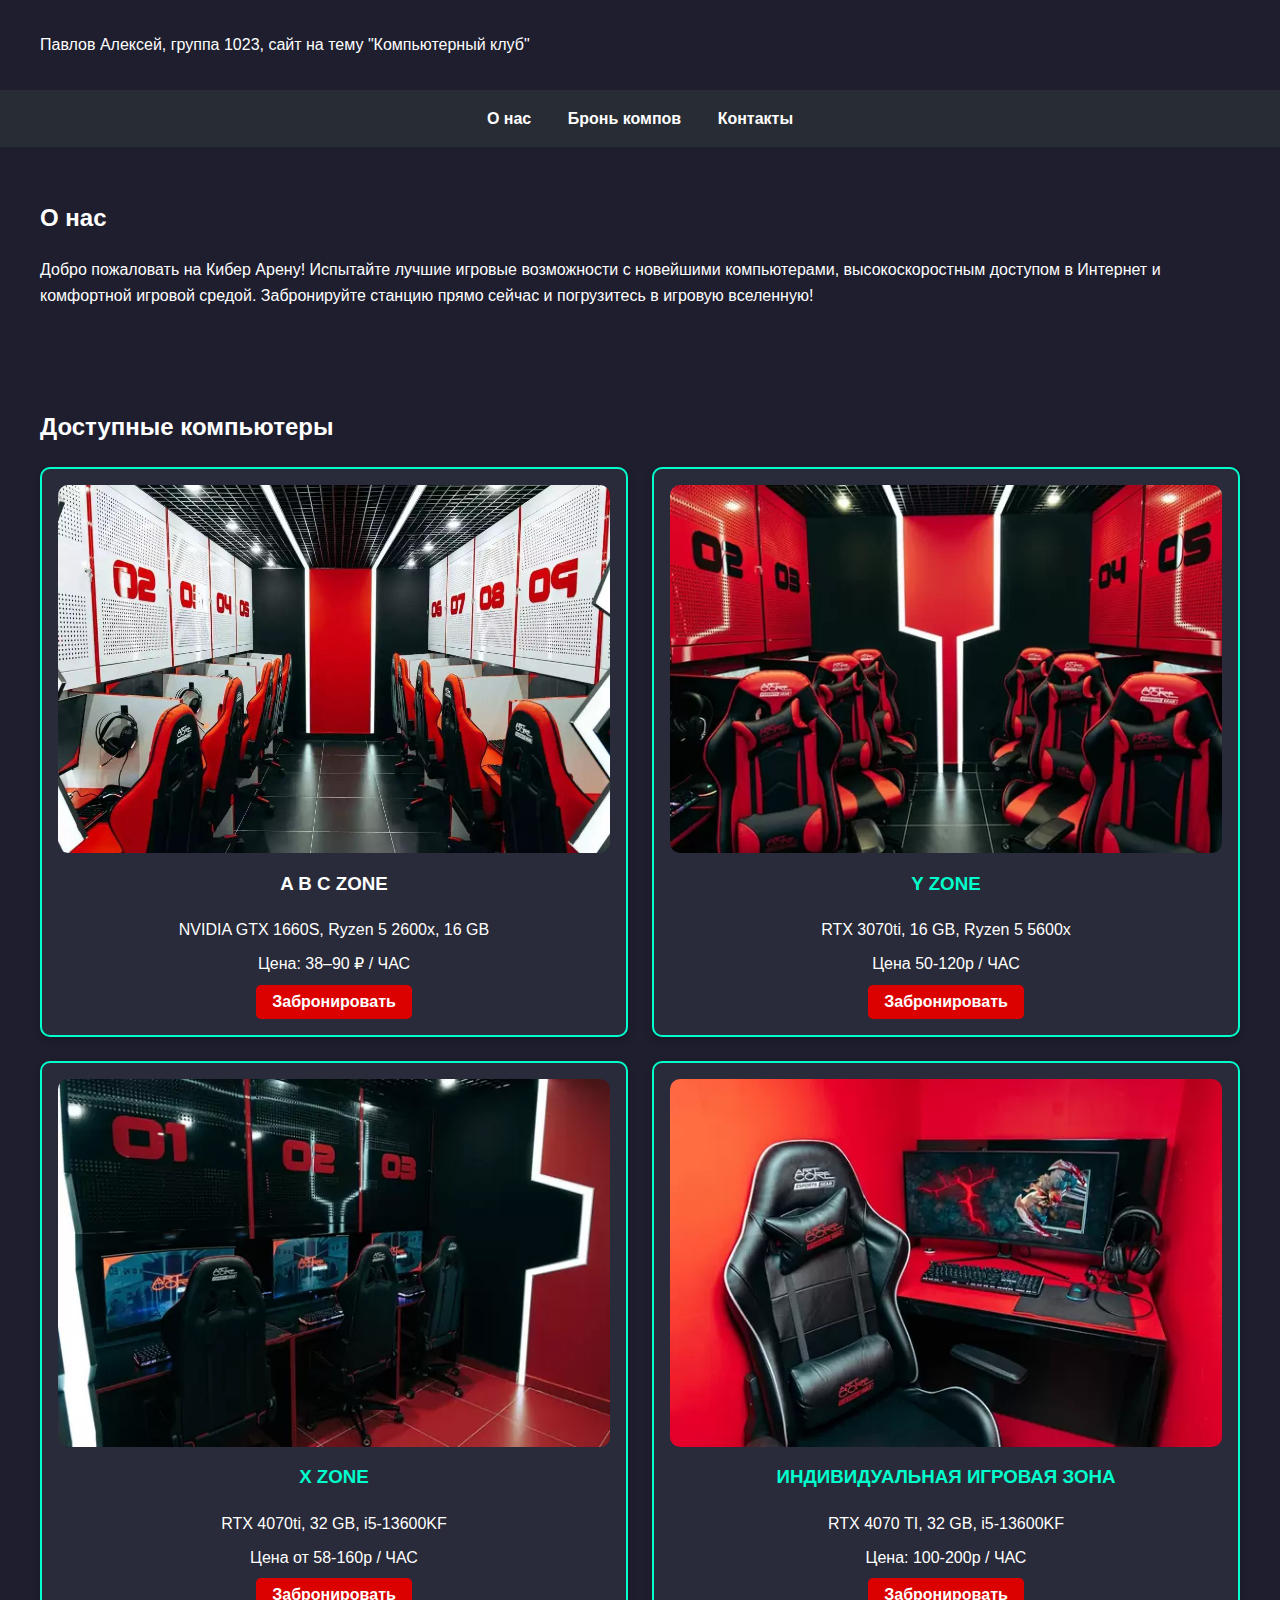
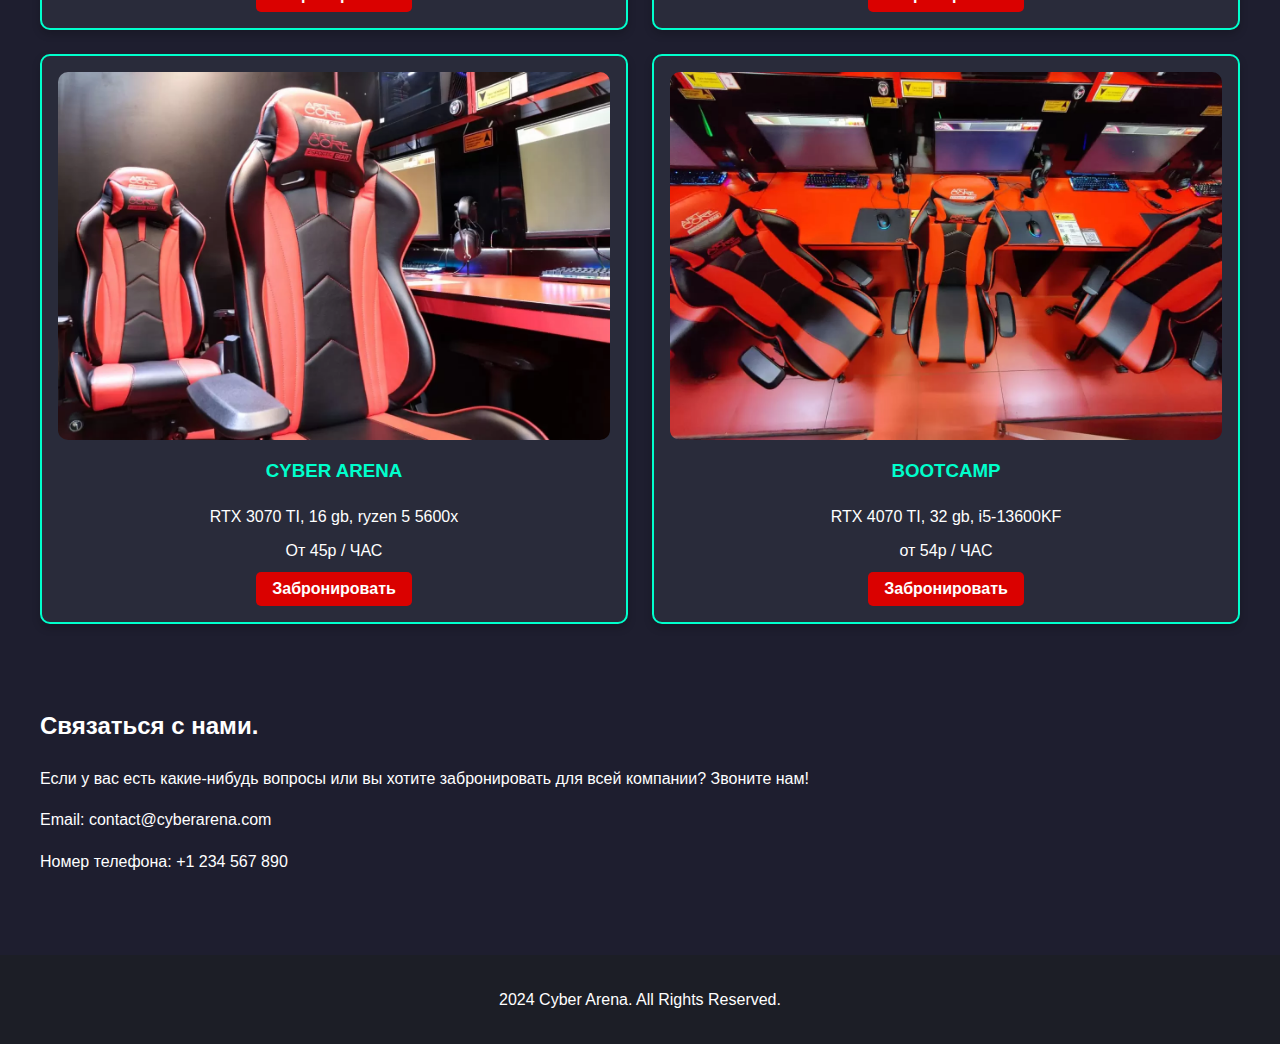
<file: index.html>
<!DOCTYPE html>
<html lang="en">
<head>
    <meta charset="UTF-8">
    <meta name="viewport" content="width=device-width, initial-scale=1.0">
    <title>Cyber Arena</title>
    <link rel="stylesheet" href="index.css">
</head>

<body>
    <section>Павлов Алексей, группа 1023, сайт на тему "Компьютерный клуб" </section>
    <nav>
        <a href="#about">О нас</a>
        <a href="#computers">Бронь компов</a>
        <a href="#contact">Контакты</a>
    </nav>
    <section id="about">
        <h2>О нас</h2>
        <p>Добро пожаловать на Кибер Арену! Испытайте лучшие игровые возможности с новейшими компьютерами, высокоскоростным доступом в Интернет и комфортной игровой средой. Забронируйте станцию ​​прямо сейчас и погрузитесь в игровую вселенную!</p>
    </section>
    <section id="computers">
        <h2>Доступные компьютеры</h2>
        <div class="computers">
            <div class="computer">
                <img src="src/сom1.jpg" alt="Computer 1">
                <h3><a href="item.html" target="_blank">A B C ZONE</a></h3>
                <p>NVIDIA GTX 1660S, Ryzen 5 2600x, 16 GB</p>
                <p>Цена: 38–90 ₽ / ЧАС</p>
                <button><a href="form.html" target="_blank">Забронировать</a></button>
            </div>
            <div class="computer">
                <img src="src/comp2.webp" alt="Computer 2">
                <h3>Y ZONE</h3>
                <p>RTX 3070ti, 16 GB, Ryzen 5 5600x</p>
                <p>Цена 50-120р / ЧАС</p>
                <button><a href="form.html" target="_blank" >Забронировать</a></button>
            </div>
            <div class="computer">
                <img src="src/comp3.webp" alt="Computer 3">
                <h3>X ZONE</h3>
                <p>RTX 4070ti, 32 GB, i5-13600KF</p>
                <p>Цена от 58-160р / ЧАС</p>
                <button><a href="form.html" target="_blank">Забронировать</a></button>
            </div>
            <div class="computer">
                <img src="src/1zzz.jpg.webp" alt="Computer 4">
                <h3>ИНДИВИДУАЛЬНАЯ ИГРОВАЯ ЗОНА</h3>
                <p>RTX 4070 TI, 32 GB, i5-13600KF</p>
                <p>Цена: 100-200р / ЧАС</p>
                <button><a href="form.html" target="_blank">Забронировать</a></button>
            </div>
            <div class="computer">
                <img src="src/comp5.webp" alt="Computer 5">
                <h3>CYBER ARENA</h3>
                <p>RTX 3070 TI, 16 gb, ryzen 5 5600x</p>
                <p>От 45р / ЧАС</p>
                <button><a href="form.html" target="_blank">Забронировать</a></button>
            </div>
            <div class="computer">
                <img src="src/comp6.webp" alt="Computer 6">
                <h3>BOOTCAMP</h3>
                <p>RTX 4070 TI, 32 gb, i5-13600KF</p>
                <p>от 54р / ЧАС</p>
                <button><a href="form.html" target="_blank">Забронировать</a></button>
            </div>
        </div>
    </section>
    <section id="contact">
        <h2>Cвязаться с нами.</h2>
        <p>Если у вас есть какие-нибудь вопросы или вы хотите забронировать для всей компании? Звоните нам!</p>
        <p>Email: contact@cyberarena.com</p>
        <p>Номер телефона: +1 234 567 890</p>
    </section>
    <footer>
        <p>2024 Cyber Arena. All Rights Reserved.</p>
    </footer>
</body>
</html>
</file>
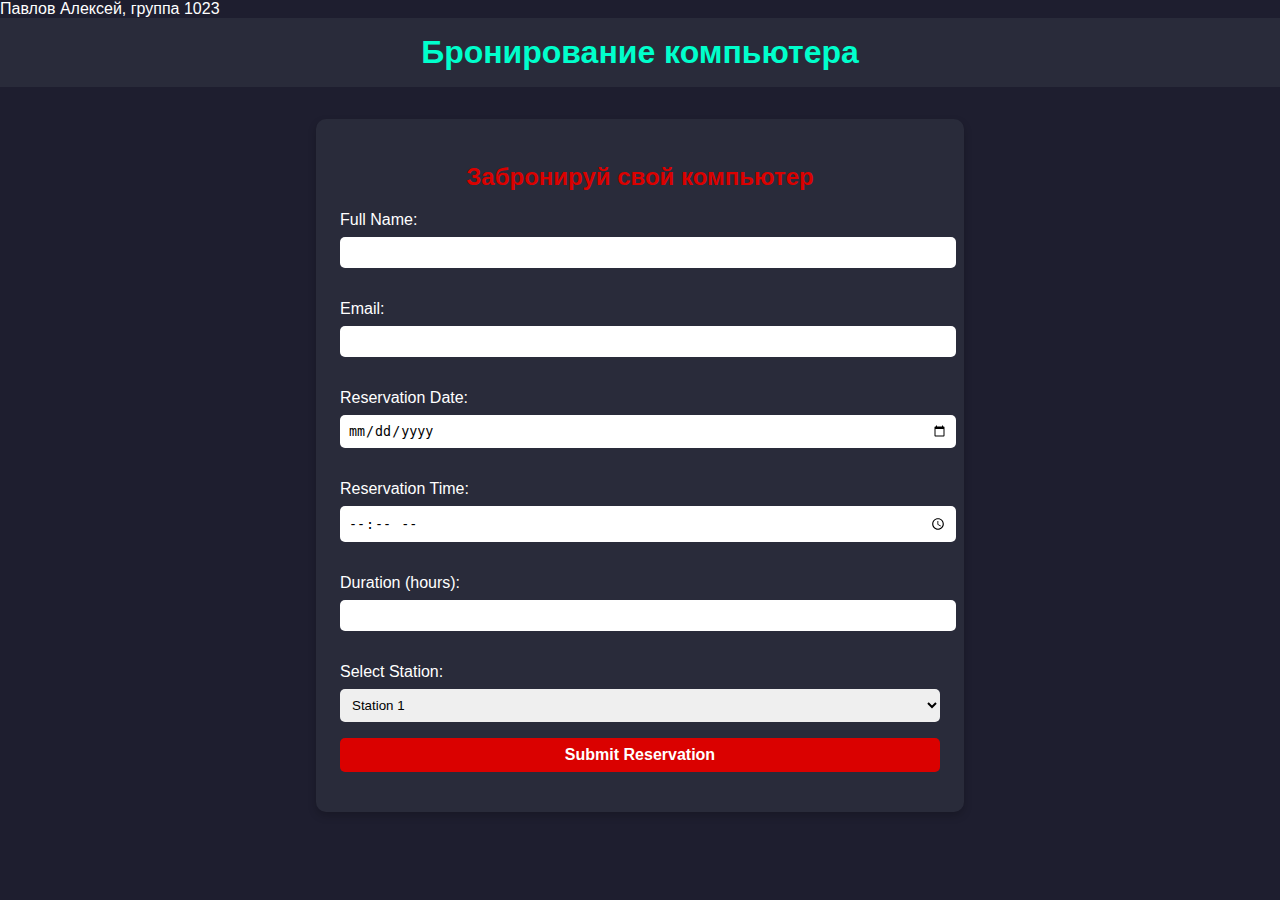
<file: form.html>
<!DOCTYPE html>
<html lang="en">
<head>
    <meta charset="UTF-8">
    <meta name="viewport" content="width=device-width, initial-scale=1.0">
    <title>Reservation Form</title>
    <link rel="stylesheet" href="form.css">
</head>
<body>
    <section>Павлов Алексей, группа 1023</section>
    <header>
        <h1>Бронирование компьютера</h1>
    </header>
    <form action="submit_reservation.html" method="post">
        <h2>Забронируй свой компьютер</h2>
        <label for="name">Full Name:</label>
        <input type="text" id="name" name="name" required>

        <label for="email">Email:</label>
        <input type="email" id="email" name="email" required>

        <label for="date">Reservation Date:</label>
        <input type="date" id="date" name="date" required>

        <label for="time">Reservation Time:</label>
        <input type="time" id="time" name="time" required>

        <label for="duration">Duration (hours):</label>
        <input type="number" id="duration" name="duration" min="1" max="24" required>

        <label for="station">Select Station:</label>
        <select id="station" name="station" required>
            <option value="station1">Station 1</option>
            <option value="station2">Station 2</option>
            <option value="station3">Station 3</option>
            <option value="station4">Station 4</option>
            <option value="station5">Station 5</option>
            <option value="station6">Station 6</option>
        </select>

        <input type="submit" value="Submit Reservation">
    </form>
</body>
</html>
</file>
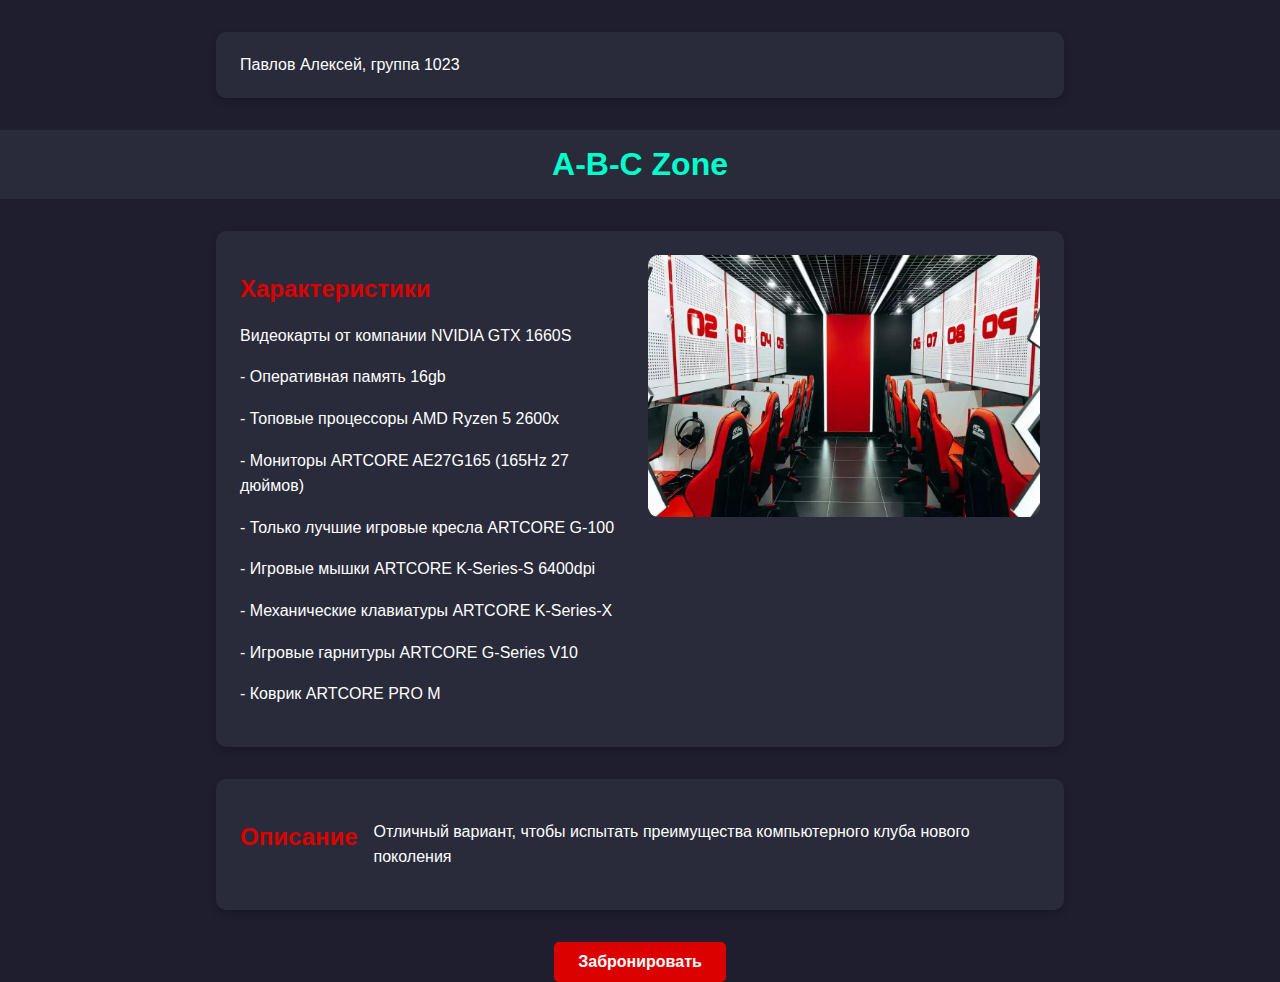
<file: item.html>
<!DOCTYPE html>
<html lang="en">
<head>
    <meta charset="UTF-8">
    <meta name="viewport" content="width=device-width, initial-scale=1.0">
    <title>Station 1 Details</title>
    <link rel="stylesheet" href="item.css">
</head>

<body>
    <section>Павлов Алексей, группа 1023</section>
    <header>
        <h1>A-B-C Zone</h1>
    </header>
    <section>
        <div class="specifications">
            <h2>Характеристики</h2>
            <p>Видеокарты от компании NVIDIA GTX 1660S
                <p>- Оперативная память 16gb</p>
                <p>- Топовые процессоры AMD Ryzen 5 2600x</p>
                <p>- Мониторы ARTCORE AE27G165 (165Hz 27 дюймов)</p>
                <p>- Только лучшие игровые кресла ARTCORE G-100</p>
                <p>- Игровые мышки ARTCORE K-Series-S 6400dpi</p>
                <p>- Механические клавиатуры ARTCORE K-Series-X</p>
                <p>- Игровые гарнитуры ARTCORE G-Series V10</p>
                <p>- Коврик ARTCORE PRO M</p>
            </p>
        </div>
        <div class="image-container">
            <img src="src/сom1.jpg" alt="Station 1">
        </div>
    </section>
    <section>
        <h2>Описание</h2>
        <p>Отличный вариант, чтобы испытать преимущества компьютерного клуба нового поколения</p>
    </section>
    <div class="actions">
        <button>Забронировать</button>
    </div>
</body>
</html>
</file>
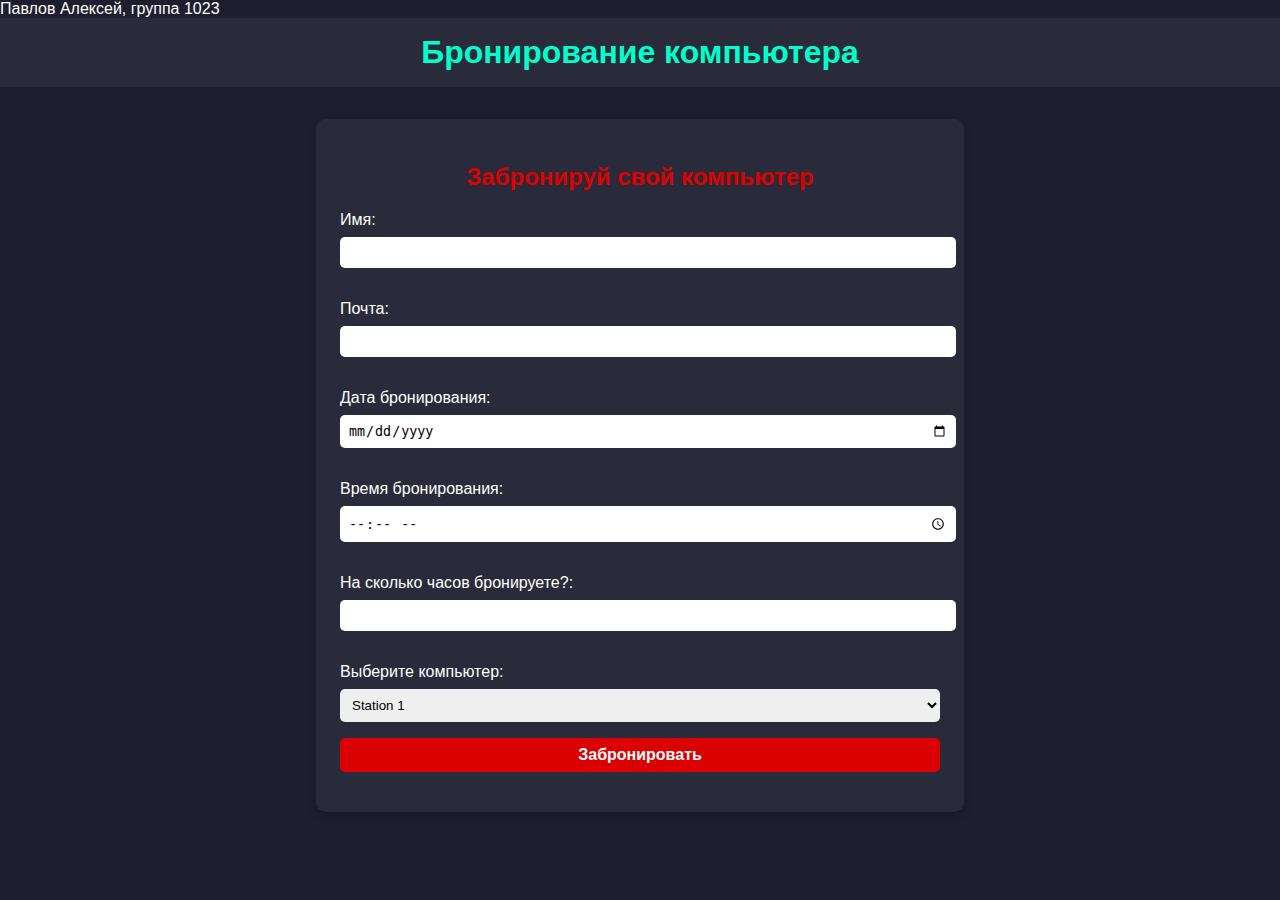
<file: templates/form.html>
<!DOCTYPE html>
<html lang="en">
<head>
    <meta charset="UTF-8">
    <meta name="viewport" content="width=device-width, initial-scale=1.0">
    <title>Reservation Form</title>
    <link rel="stylesheet" href="/static/style/form.css">
    <script src="/static/js/form.js" defer></script>
</head>
<body>
    <section>Павлов Алексей, группа 1023</section>
    <header>
        <h1>Бронирование компьютера</h1>
    </header>
    <form id="reservationForm" onsubmit="submitForm(event)">
        <h2>Забронируй свой компьютер</h2>
        <label for="name">Имя:</label>
        <input type="text" id="name" name="name" required>

        <label for="email">Почта:</label>
        <input type="email" id="email" name="email" required>

        <label for="date">Дата бронирования:</label>
        <input type="date" id="date" name="date" required>

        <label for="time">Время бронирования:</label>
        <input type="time" id="time" name="time" required>

        <label for="duration">На сколько часов бронируете?:</label>
        <input type="number" id="duration" name="duration" min="1" max="24" required>

        <label for="station">Выберите компьютер:</label>
        <select id="station" name="station" required>
            <option value="station1">Station 1</option>
            <option value="station2">Station 2</option>
            <option value="station3">Station 3</option>
            <option value="station4">Station 4</option>
            <option value="station5">Station 5</option>
            <option value="station6">Station 6</option>
        </select>
        <input type="submit" value="Забронировать">
    </form>
</body>
</html>
</file>
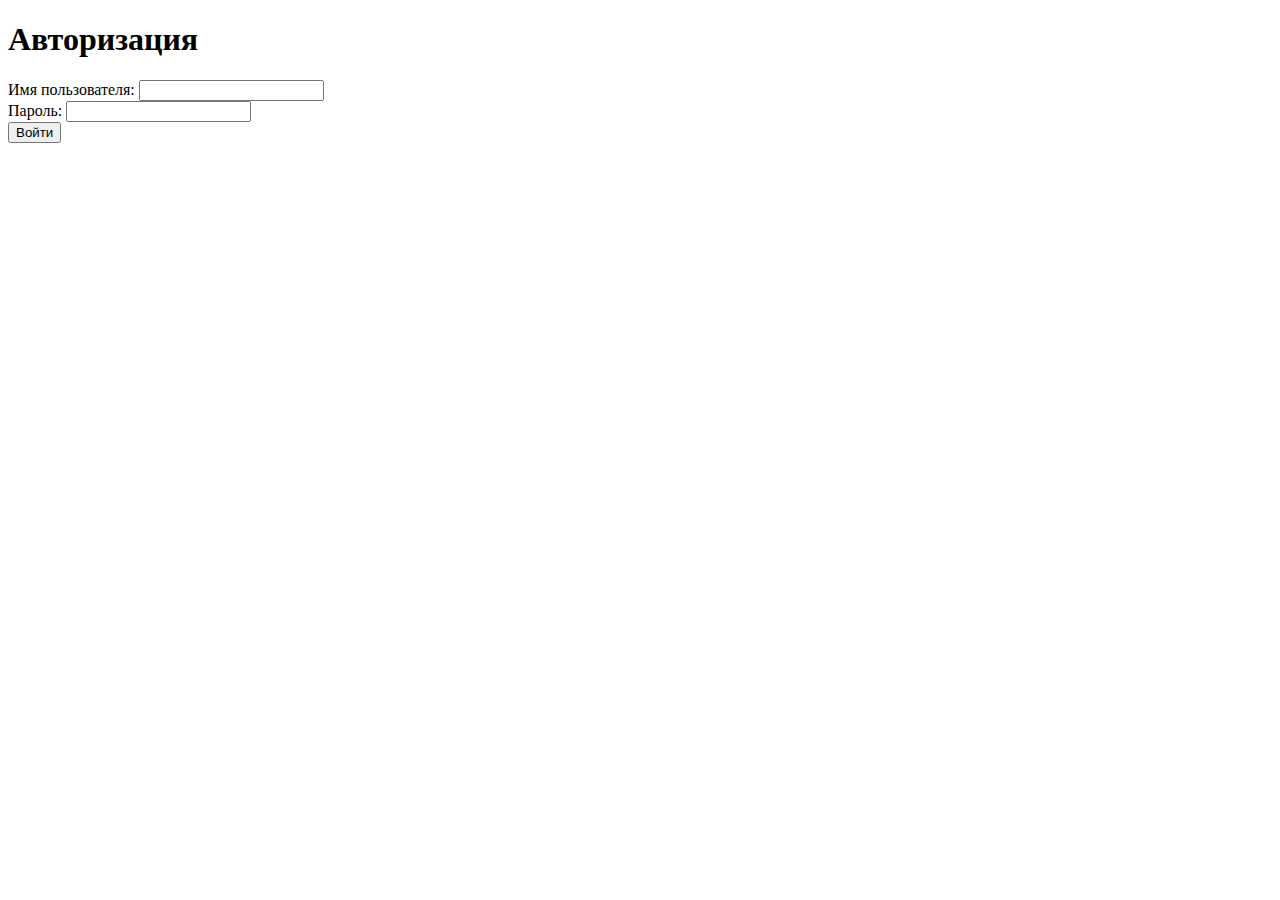
<file: templates/login.html>
<!DOCTYPE html>
<html>
<head>
    <title>Авторизация</title>
</head>
<body>
    <h1>Авторизация</h1>
    <form action="/login" method="post">
        <label>Имя пользователя: <input type="text" name="username" required></label><br>
        <label>Пароль: <input type="password" name="password" required></label><br>
        <button type="submit">Войти</button>
    </form>
</body>
</html>
</file>
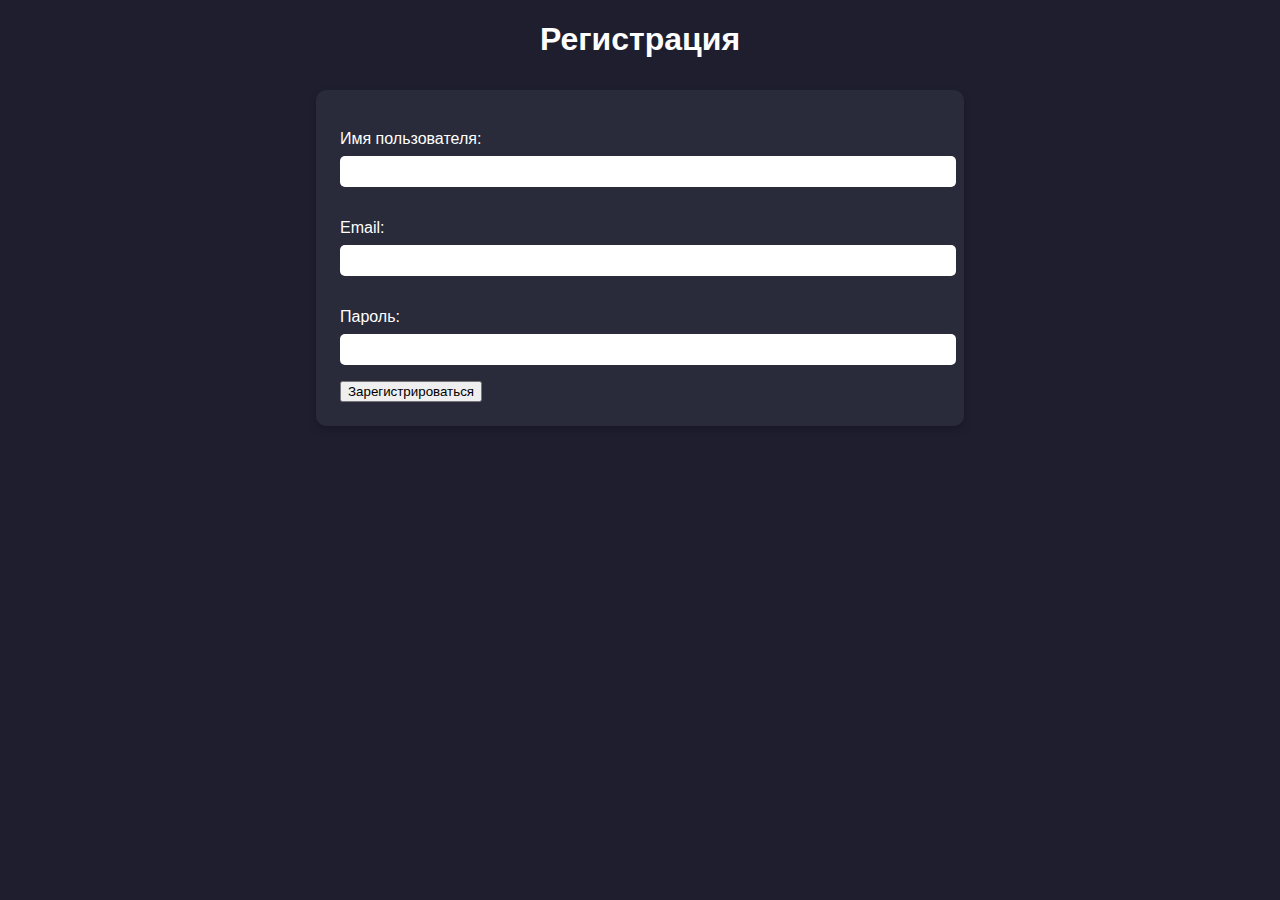
<file: templates/register.html>
<!DOCTYPE html>
<html lang="en">
<head>
    <meta charset="UTF-8">
    <meta name="viewport" content="width=device-width, initial-scale=1.0">
    <title>Регистрация</title>
    <link rel="stylesheet" href="/static/style/form.css">
</head>
<body>
    <h1 style="text-align: center;">Регистрация</h1>
    <form action="/auth/register" method="post">
        <label for="username">Имя пользователя:</label>
        <input type="text" id="username" name="username" required>
        <br>
        <label for="email">Email:</label>
        <input type="email" id="email" name="email" required>
        <br>
        <label for="password">Пароль:</label>
        <input type="password" id="password" name="password" required>
        <br>
        <button type="submit">Зарегистрироваться</button>
    </form>
</body>
</html>
</file>
<file: index.css>
body {
    font-family: Arial, sans-serif;
    margin: 0;
    padding: 0;
    line-height: 1.6;
    background-color: #1e1e2f;
    color: #fff;
}
a {
    text-decoration: none;
    color:white;
}
header {
    background: linear-gradient(rgba(0, 0, 0, 0.7), rgba(0, 0, 0, 0.7)), url('https://via.placeholder.com/1920x600') no-repeat center center/cover;
    height: 60vh;
    text-align: center;
    display: flex;
    flex-direction: column;
    justify-content: center;
    align-items: center;
}
header h1 {
    font-size: 3rem;
    margin: 0;
    color: #00ffcc;
}
header p {
    font-size: 1.5rem;
    color: #DA0100;
}
nav {
    background: #282c34;
    color: white;
    padding: 1rem;
    text-align: center;
}
nav a {
    color: white;
    text-decoration: none;
    margin: 0 1rem;
    font-weight: bold;
}
section {
    padding: 2rem;
    max-width: 1200px;
    margin: auto;
}
.computers {
    display: flex;
    flex-wrap: wrap;
    gap: 1.5rem;
}
.computer {
    background: #292b3a;
    border: 2px solid #00ffcc;
    border-radius: 10px;
    padding: 1rem;
    flex: 1 1 calc(33% - 2rem);
    box-shadow: 0 4px 8px rgba(0, 0, 0, 0.2);
    text-align: center;
    color: #fff;
}
.computer img {
    max-width: 100%;
    border-radius: 10px;
}
.computer h3 {
    margin-top: 0.5rem;
    color: #00ffcc;
}
.computer p {
    margin: 0.5rem 0;
}
.computer button {
    background: #DA0100;
    color: white;
    border: none;
    padding: 0.5rem 1rem;
    border-radius: 5px;
    cursor: pointer;
    font-size: 1rem;
    font-weight: bold;
}
.computer button:hover {
    background: #DA2150;
}
footer {
    background: #1c1e26;
    color: white;
    text-align: center;
    padding: 1rem;
    margin-top: 2rem;
}
</file>
<file: form.css>
body {
    font-family: Arial, sans-serif;
    margin: 0;
    padding: 0;
    background-color: #1e1e2f;
    color: #fff;
}
header {
    background: #292b3a;
    text-align: center;
    padding: 1rem;
}
a {
    text-decoration: none;
    color:white;
}
header h1 {
    margin: 0;
    color: #00ffcc;
}
form {
    max-width: 600px;
    margin: 2rem auto;
    background: #292b3a;
    padding: 1.5rem;
    border-radius: 10px;
    box-shadow: 0 4px 8px rgba(0, 0, 0, 0.2);
}
form h2 {
    color: #DA0100;
    text-align: center;
}
form label {
    display: block;
    margin: 1rem 0 0.5rem;
}
form input, form select, form textarea {
    width: 100%;
    padding: 0.5rem;
    margin-bottom: 1rem;
    border: none;
    border-radius: 5px;
}
form input[type="submit"] {
    background: #DA0100;
    color: white;
    font-size: 1rem;
    font-weight: bold;
    cursor: pointer;
}
form input[type="submit"]:hover {
    background: #f61a1a;
}
</file>
<file: item.css>
body {
    font-family: Arial, sans-serif;
    margin: 0;
    padding: 0;
    background-color: #1e1e2f;
    color: #fff;
}
a {
    text-decoration: none;
    color:white;
}
header {
    background: #292b3a;
    text-align: center;
    padding: 1rem;
}
header h1 {
    margin: 0;
    color: #00ffcc;
}
section {
    max-width: 800px;
    margin: 2rem auto;
    background: #292b3a;
    padding: 1.5rem;
    border-radius: 10px;
    box-shadow: 0 4px 8px rgba(0, 0, 0, 0.2);
    display: flex;
    flex-direction: row;
    align-items: flex-start;
    gap: 1rem;
}
section h2 {
    color: #DA0100;
}
section p {
    line-height: 1.6;
}
.specifications {
    flex: 1;
}
.image-container {
    flex: 1;
}
.image-container img {
    max-width: 100%;
    border-radius: 10px;
}
.actions {
    text-align: center;
    margin-top: 2rem;
}
.actions button {
    background: #DA0100;
    color: white;
    border: none;
    padding: 0.7rem 1.5rem;
    font-size: 1rem;
    border-radius: 5px;
    cursor: pointer;
    font-weight: bold;
}
.actions button:hover {
    background: #DA0100;
}
</file>
<file: static/style/form.css>
body {
    font-family: Arial, sans-serif;
    margin: 0;
    padding: 0;
    background-color: #1e1e2f;
    color: #fff;
}
header {
    background: #292b3a;
    text-align: center;
    padding: 1rem;
}
a {
    text-decoration: none;
    color:white;
}
header h1 {
    margin: 0;
    color: #00ffcc;
}
form {
    max-width: 600px;
    margin: 2rem auto;
    background: #292b3a;
    padding: 1.5rem;
    border-radius: 10px;
    box-shadow: 0 4px 8px rgba(0, 0, 0, 0.2);
}
form h2 {
    color: #DA0100;
    text-align: center;
}
form label {
    display: block;
    margin: 1rem 0 0.5rem;
}
form input, form select, form textarea {
    width: 100%;
    padding: 0.5rem;
    margin-bottom: 1rem;
    border: none;
    border-radius: 5px;
}
form input[type="submit"] {
    background: #DA0100;
    color: white;
    font-size: 1rem;
    font-weight: bold;
    cursor: pointer;
}
form input[type="submit"]:hover {
    background: #f61a1a;
}
</file>
